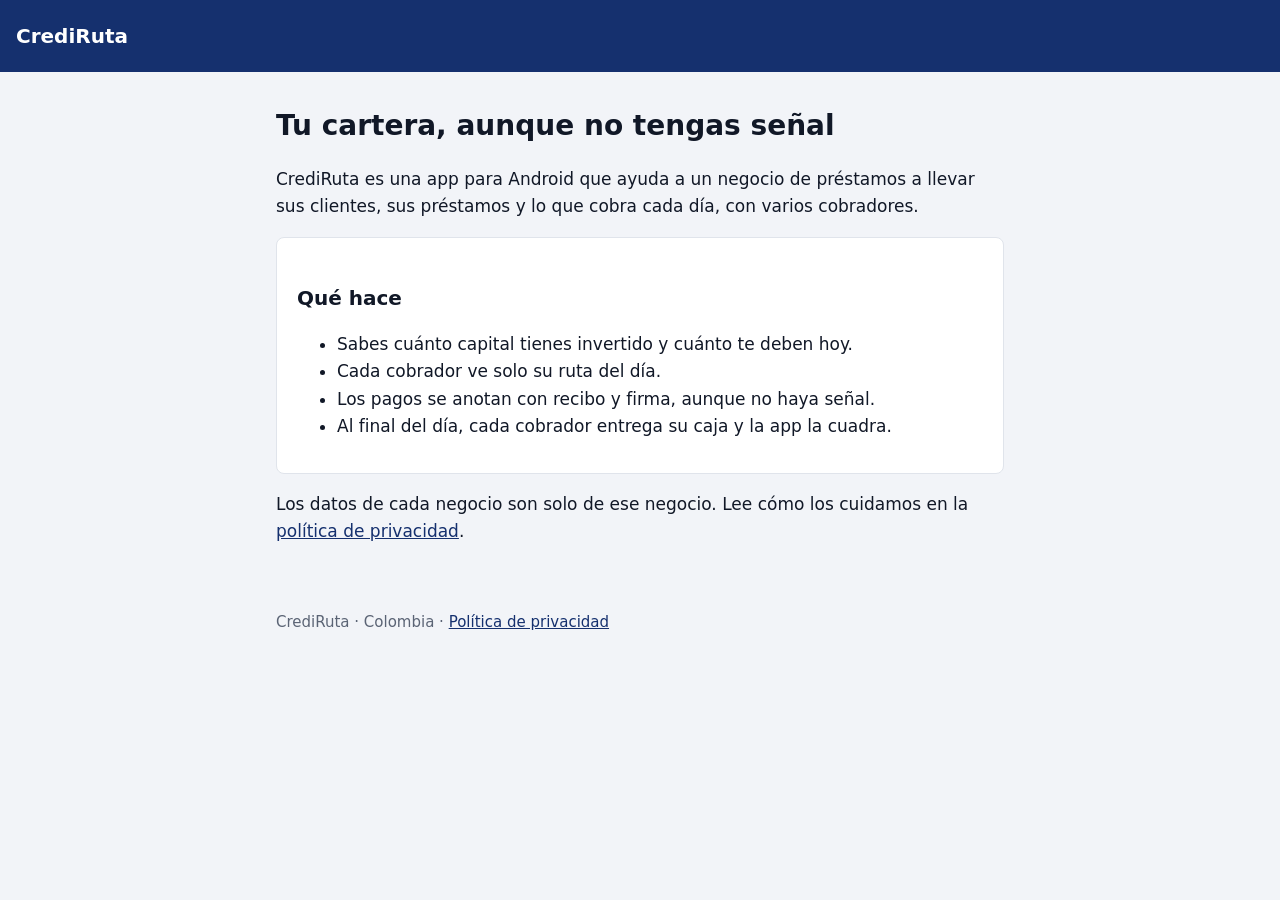
<file: index.html>
<!doctype html>
<html lang="es-CO">
<head>
<meta charset="utf-8"><meta name="viewport" content="width=device-width, initial-scale=1">
<title>CrediRuta</title>
<meta name="description" content="CrediRuta: la cartera de tu negocio de préstamos, con tus cobradores, aunque no tengas señal.">
<meta name="google-site-verification" content="xYg31Tydx08fPlze-rmjli8h5fOFhaI9FWcx8iJU3Do" />
<link rel="stylesheet" href="estilo.css">
</head>
<body>
<header><a href="./">CrediRuta</a></header>
<main>
<h1>Tu cartera, aunque no tengas señal</h1>
<p>CrediRuta es una app para Android que ayuda a un negocio de préstamos a llevar sus clientes, sus préstamos y lo que cobra cada día, con varios cobradores.</p>
<div class="tarjeta">
<h2>Qué hace</h2>
<ul>
<li>Sabes cuánto capital tienes invertido y cuánto te deben hoy.</li>
<li>Cada cobrador ve solo su ruta del día.</li>
<li>Los pagos se anotan con recibo y firma, aunque no haya señal.</li>
<li>Al final del día, cada cobrador entrega su caja y la app la cuadra.</li>
</ul>
</div>
<p>Los datos de cada negocio son solo de ese negocio. Lee cómo los cuidamos en la <a href="privacidad.html">política de privacidad</a>.</p>
</main>
<footer>CrediRuta · Colombia · <a href="privacidad.html">Política de privacidad</a></footer>
</body>
</html>
</file>
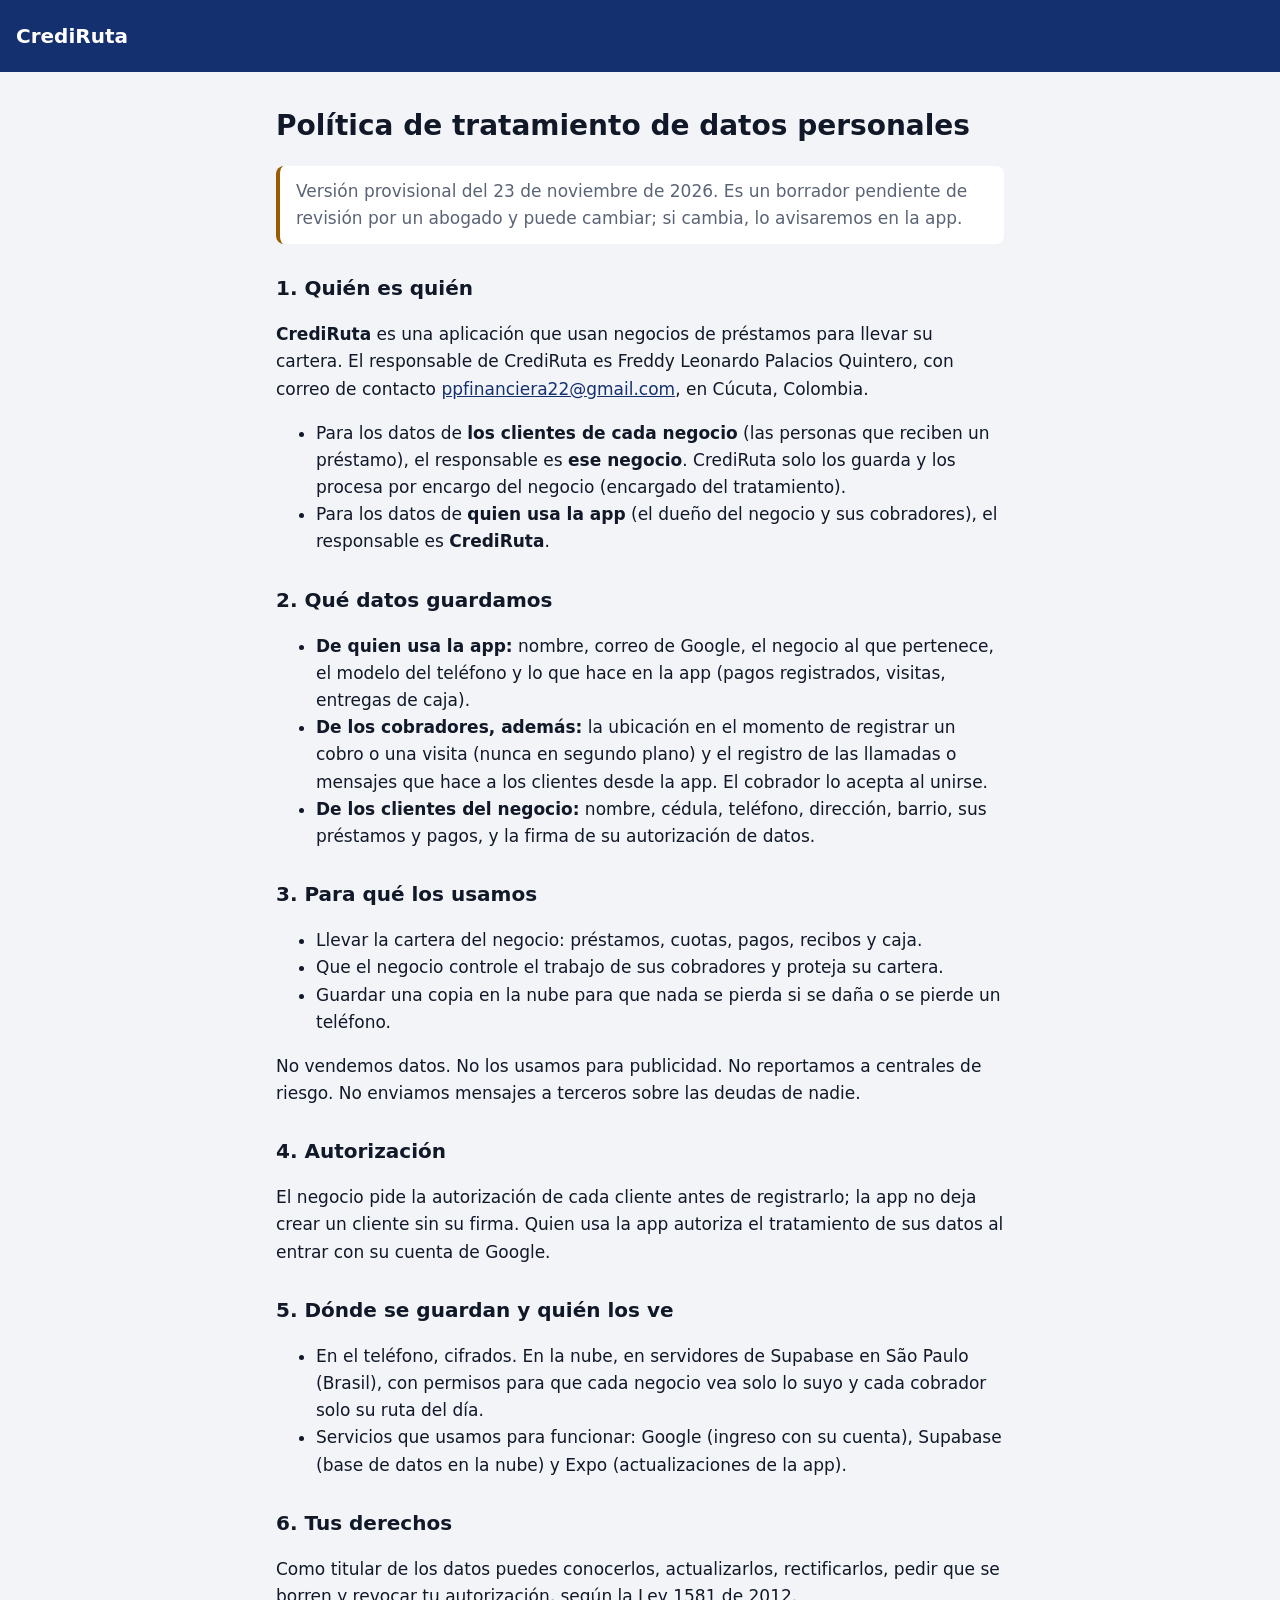
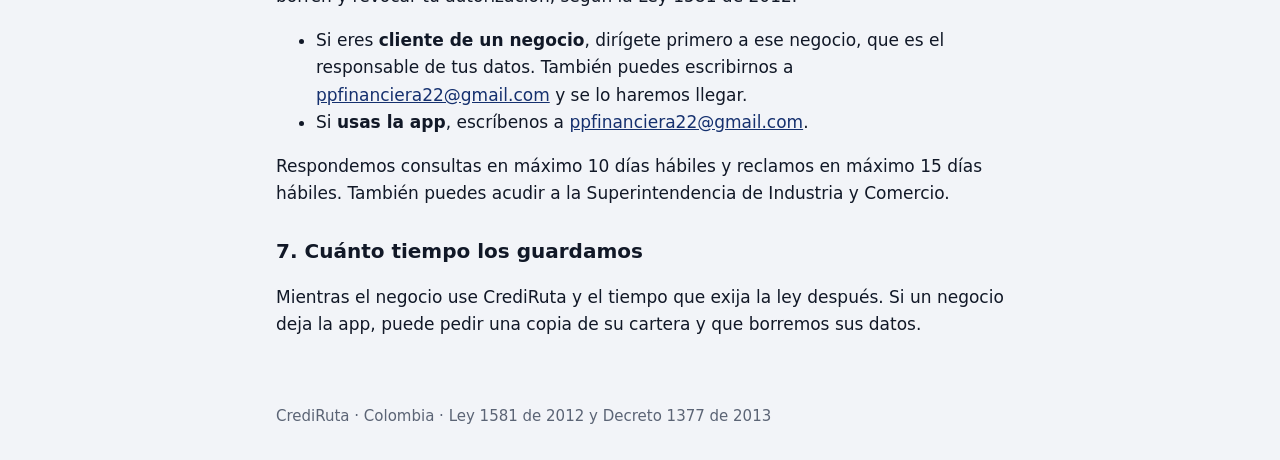
<file: privacidad.html>
<!doctype html>
<html lang="es-CO">
<head>
<meta charset="utf-8"><meta name="viewport" content="width=device-width, initial-scale=1">
<title>Privacidad · CrediRuta</title>
<meta name="description" content="Cómo trata CrediRuta los datos personales (Ley 1581 de 2012).">
<link rel="stylesheet" href="estilo.css">
</head>
<body>
<header><a href="./">CrediRuta</a></header>
<main>
<h1>Política de tratamiento de datos personales</h1>
<p class="aviso">Versión provisional del 23 de noviembre de 2026. Es un borrador pendiente de revisión por un abogado y puede cambiar; si cambia, lo avisaremos en la app.</p>

<h2>1. Quién es quién</h2>
<p><b>CrediRuta</b> es una aplicación que usan negocios de préstamos para llevar su cartera. El responsable de CrediRuta es Freddy Leonardo Palacios Quintero, con correo de contacto <a href="mailto:ppfinanciera22@gmail.com">ppfinanciera22@gmail.com</a>, en Cúcuta, Colombia.</p>
<ul>
<li>Para los datos de <b>los clientes de cada negocio</b> (las personas que reciben un préstamo), el responsable es <b>ese negocio</b>. CrediRuta solo los guarda y los procesa por encargo del negocio (encargado del tratamiento).</li>
<li>Para los datos de <b>quien usa la app</b> (el dueño del negocio y sus cobradores), el responsable es <b>CrediRuta</b>.</li>
</ul>

<h2>2. Qué datos guardamos</h2>
<ul>
<li><b>De quien usa la app:</b> nombre, correo de Google, el negocio al que pertenece, el modelo del teléfono y lo que hace en la app (pagos registrados, visitas, entregas de caja).</li>
<li><b>De los cobradores, además:</b> la ubicación en el momento de registrar un cobro o una visita (nunca en segundo plano) y el registro de las llamadas o mensajes que hace a los clientes desde la app. El cobrador lo acepta al unirse.</li>
<li><b>De los clientes del negocio:</b> nombre, cédula, teléfono, dirección, barrio, sus préstamos y pagos, y la firma de su autorización de datos.</li>
</ul>

<h2>3. Para qué los usamos</h2>
<ul>
<li>Llevar la cartera del negocio: préstamos, cuotas, pagos, recibos y caja.</li>
<li>Que el negocio controle el trabajo de sus cobradores y proteja su cartera.</li>
<li>Guardar una copia en la nube para que nada se pierda si se daña o se pierde un teléfono.</li>
</ul>
<p>No vendemos datos. No los usamos para publicidad. No reportamos a centrales de riesgo. No enviamos mensajes a terceros sobre las deudas de nadie.</p>

<h2>4. Autorización</h2>
<p>El negocio pide la autorización de cada cliente antes de registrarlo; la app no deja crear un cliente sin su firma. Quien usa la app autoriza el tratamiento de sus datos al entrar con su cuenta de Google.</p>

<h2>5. Dónde se guardan y quién los ve</h2>
<ul>
<li>En el teléfono, cifrados. En la nube, en servidores de Supabase en São Paulo (Brasil), con permisos para que cada negocio vea solo lo suyo y cada cobrador solo su ruta del día.</li>
<li>Servicios que usamos para funcionar: Google (ingreso con su cuenta), Supabase (base de datos en la nube) y Expo (actualizaciones de la app).</li>
</ul>

<h2>6. Tus derechos</h2>
<p>Como titular de los datos puedes conocerlos, actualizarlos, rectificarlos, pedir que se borren y revocar tu autorización, según la Ley 1581 de 2012.</p>
<ul>
<li>Si eres <b>cliente de un negocio</b>, dirígete primero a ese negocio, que es el responsable de tus datos. También puedes escribirnos a <a href="mailto:ppfinanciera22@gmail.com">ppfinanciera22@gmail.com</a> y se lo haremos llegar.</li>
<li>Si <b>usas la app</b>, escríbenos a <a href="mailto:ppfinanciera22@gmail.com">ppfinanciera22@gmail.com</a>.</li>
</ul>
<p>Respondemos consultas en máximo 10 días hábiles y reclamos en máximo 15 días hábiles. También puedes acudir a la Superintendencia de Industria y Comercio.</p>

<h2>7. Cuánto tiempo los guardamos</h2>
<p>Mientras el negocio use CrediRuta y el tiempo que exija la ley después. Si un negocio deja la app, puede pedir una copia de su cartera y que borremos sus datos.</p>
</main>
<footer>CrediRuta · Colombia · Ley 1581 de 2012 y Decreto 1377 de 2013</footer>
</body>
</html>
</file>
<file: estilo.css>
:root{--azul:#15306E;--fondo:#F2F4F8;--tinta:#111827;--tinta2:#5B6475;--linea:#E0E4EB}
*{box-sizing:border-box}body{margin:0;background:var(--fondo);color:var(--tinta);font:17px/1.6 "Atkinson Hyperlegible",system-ui,sans-serif}
header{background:var(--azul);color:#fff;padding:20px 16px}header a{color:#fff;text-decoration:none;font-weight:700;font-size:20px}
main{max-width:760px;margin:0 auto;padding:24px 16px 48px}h1{font-size:28px;margin:8px 0 16px}h2{font-size:20px;margin:28px 0 8px}
.tarjeta{background:#fff;border:1px solid var(--linea);border-radius:8px;padding:16px 20px;margin:16px 0}
.aviso{border-left:4px solid #9A5B00;background:#fff;padding:12px 16px;border-radius:8px;color:var(--tinta2)}
footer{max-width:760px;margin:0 auto;padding:0 16px 32px;color:var(--tinta2);font-size:15px}a{color:var(--azul)}
</file>
